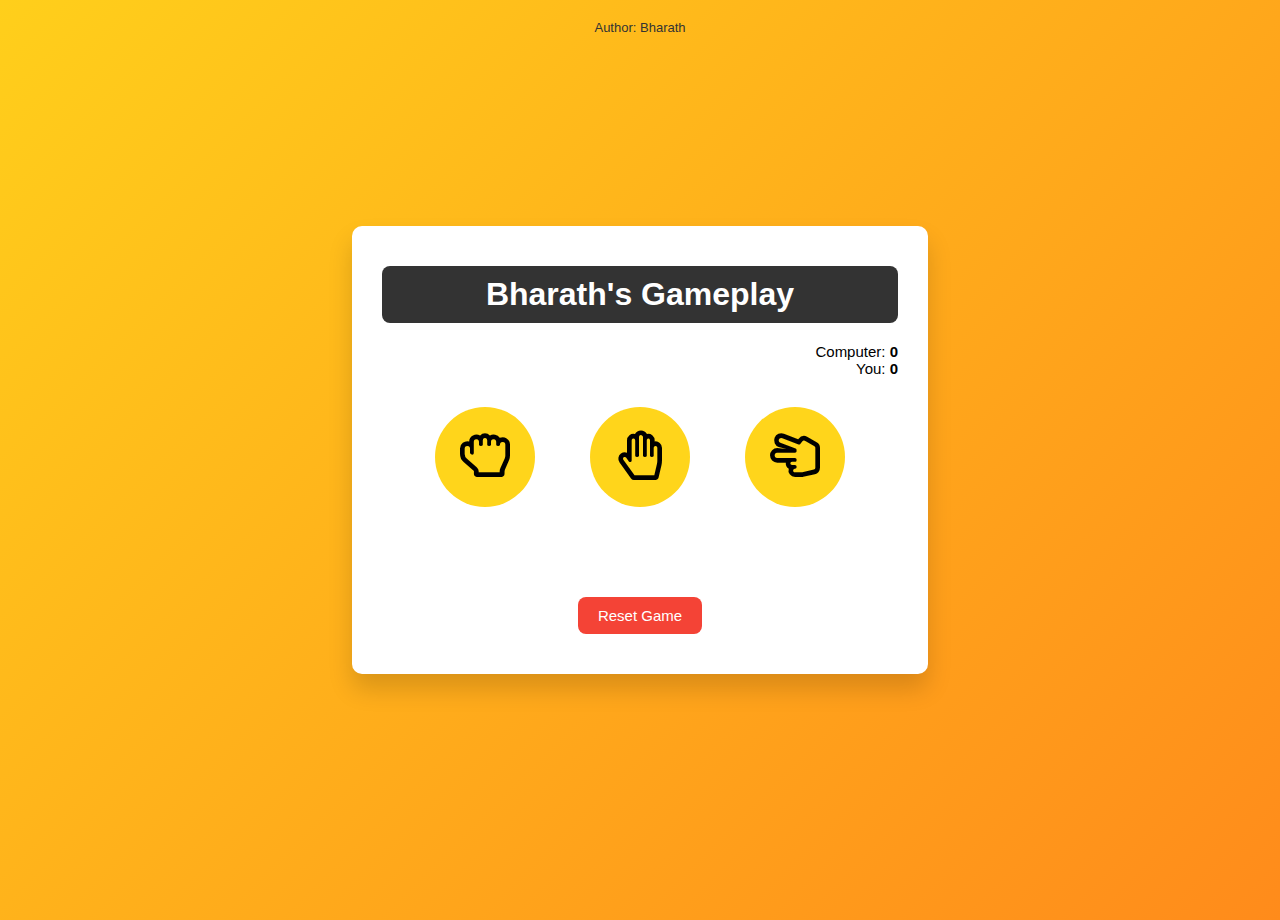
<file: Basic_Projects/RockPaperScissors/index.html>
<!DOCTYPE html>
<html lang="en">
<head>
    <meta charset="UTF-8">
    <title>Rock Paper Scissor Game</title>

    <!-- FontAwesome Icons -->
    <link rel="stylesheet" href="https://cdnjs.cloudflare.com/ajax/libs/font-awesome/5.15.4/css/all.min.css">

    <style>
        *,
        *::before,
        *::after {
            padding: 0;
            margin: 0;
            box-sizing: border-box;
        }

        body {
            height: 100vh;
            background: linear-gradient(135deg, #ffcf1b, #ff8b1b);
            font-family: 'Poppins', sans-serif;
        }

        .container {
            width: 45%;
            min-width: 500px;
            background-color: #ffffff;
            padding: 40px 30px;
            position: absolute;
            transform: translate(-50%, -50%);
            top: 50%;
            left: 50%;
            border-radius: 10px;
            box-shadow: 0 15px 25px rgba(0, 0, 0, 0.15);
        }

        h1 {
            text-align: center;
            margin-bottom: 20px;
            padding: 10px;
            background-color: #333;
            color: white;
            border-radius: 8px;
        }

        .scores {
            margin-bottom: 30px;
            text-align: right;
            font-weight: 400;
            font-size: 15px;
        }

        .scores span {
            font-weight: 600;
        }

        .weapons {
            width: 90%;
            margin: auto;
            display: flex;
            justify-content: space-around;
        }

        .weapons button {
            background-color: #ffd51b;
            color: #000000;
            border: none;
            font-size: 50px;
            height: 100px;
            width: 100px;
            border-radius: 50%;
            outline: none;
            cursor: pointer;
        }

        .details {
            margin-top: 30px;
            text-align: center;
            font-size: 15px;
            font-weight: 400;
        }

        #result {
            width: 180px;
            padding: 10px 0;
            margin: 30px auto;
            font-weight: 600;
            letter-spacing: 0.5px;
        }

        .reset-container {
            text-align: center;
            margin-top: 10px;
        }

        .reset-btn {
            margin-top: 10px;
            padding: 10px 20px;
            font-size: 15px;
            background-color: #f44336;
            color: white;
            border: none;
            border-radius: 8px;
            cursor: pointer;
        }

        footer {
            text-align: center;
            margin-top: 20px;
            font-size: 13px;
            color: #333;
        }
    </style>
</head>
<body>
    <div class="container">
        <h1>Bharath's Gameplay</h1>

        <div class="scores">
            <p>Computer: <span id="computer_score">0</span></p>
            <p>You: <span id="user_score">0</span></p>
        </div>

        <div class="weapons">
            <button onclick="checker('rock')" id="rock_btn">
                <i class="far fa-hand-rock"></i>
            </button>
            <button onclick="checker('paper')" id="paper_btn">
                <i class="far fa-hand-paper"></i>
            </button>
            <button onclick="checker('scissor')" id="scissor_btn">
                <i class="far fa-hand-scissors"></i>
            </button>
        </div>

        <div class="details">
            <p id="user_choice"></p>
            <p id="comp_choice"></p>
            <p id="result"></p>
        </div>

        <div class="reset-container">
            <button class="reset-btn" onclick="resetGame()">Reset Game</button>
        </div>
    </div>

    <footer>Author: Bharath</footer>

    <script>
        let [computer_score, user_score, rounds] = [0, 0, 0];
        const result_ref = document.getElementById("result");

        const choices_object = {
            'rock': { 'rock': 'draw', 'scissor': 'win', 'paper': 'lose' },
            'scissor': { 'rock': 'lose', 'scissor': 'draw', 'paper': 'win' },
            'paper': { 'rock': 'win', 'scissor': 'lose', 'paper': 'draw' }
        };

        function checker(input) {
            if (rounds >= 3) return; // Stop after 3 rounds

            const choices = ["rock", "paper", "scissor"];
            const num = Math.floor(Math.random() * 3);
            const computer_choice = choices[num];

            document.getElementById("comp_choice").innerHTML =
                `Computer chose <span>${computer_choice.toUpperCase()}</span>`;
            document.getElementById("user_choice").innerHTML =
                `You chose <span>${input.toUpperCase()}</span>`;

            switch (choices_object[input][computer_choice]) {
                case 'win':
                    result_ref.style.cssText = "background-color: #cefdce; color: #689f38";
                    result_ref.innerHTML = "YOU WIN";
                    user_score++;
                    break;
                case 'lose':
                    result_ref.style.cssText = "background-color: #ffdde0; color: #d32f2f";
                    result_ref.innerHTML = "YOU LOSE";
                    computer_score++;
                    break;
                default:
                    result_ref.style.cssText = "background-color: #e5e5e5; color: #808080";
                    result_ref.innerHTML = "DRAW";
                    break;
            }

            rounds++;
            document.getElementById("computer_score").innerHTML = computer_score;
            document.getElementById("user_score").innerHTML = user_score;

            if (rounds === 3) {
                declareFinalResult();
            }
        }

        function declareFinalResult() {
            if (user_score > computer_score) {
                result_ref.innerHTML = "🎉 You Won Best of 3!";
                result_ref.style.cssText = "background-color: #cefdce; color: #689f38";
            } else if (user_score < computer_score) {
                result_ref.innerHTML = "💔 You Lost Best of 3!";
                result_ref.style.cssText = "background-color: #ffdde0; color: #d32f2f";
            } else {
                result_ref.innerHTML = "🤝 It's a Tie!";
                result_ref.style.cssText = "background-color: #e5e5e5; color: #808080";
            }
            disableButtons();
        }

        function disableButtons() {
            document.getElementById("rock_btn").disabled = true;
            document.getElementById("paper_btn").disabled = true;
            document.getElementById("scissor_btn").disabled = true;
        }

        function enableButtons() {
            document.getElementById("rock_btn").disabled = false;
            document.getElementById("paper_btn").disabled = false;
            document.getElementById("scissor_btn").disabled = false;
        }

        function resetGame() {
            [computer_score, user_score, rounds] = [0, 0, 0];
            document.getElementById("computer_score").innerHTML = "0";
            document.getElementById("user_score").innerHTML = "0";
            document.getElementById("user_choice").innerHTML = "";
            document.getElementById("comp_choice").innerHTML = "";
            result_ref.innerHTML = "";
            result_ref.style.cssText = "";
            enableButtons();
        }
    </script>
</body>
</html>
</file>
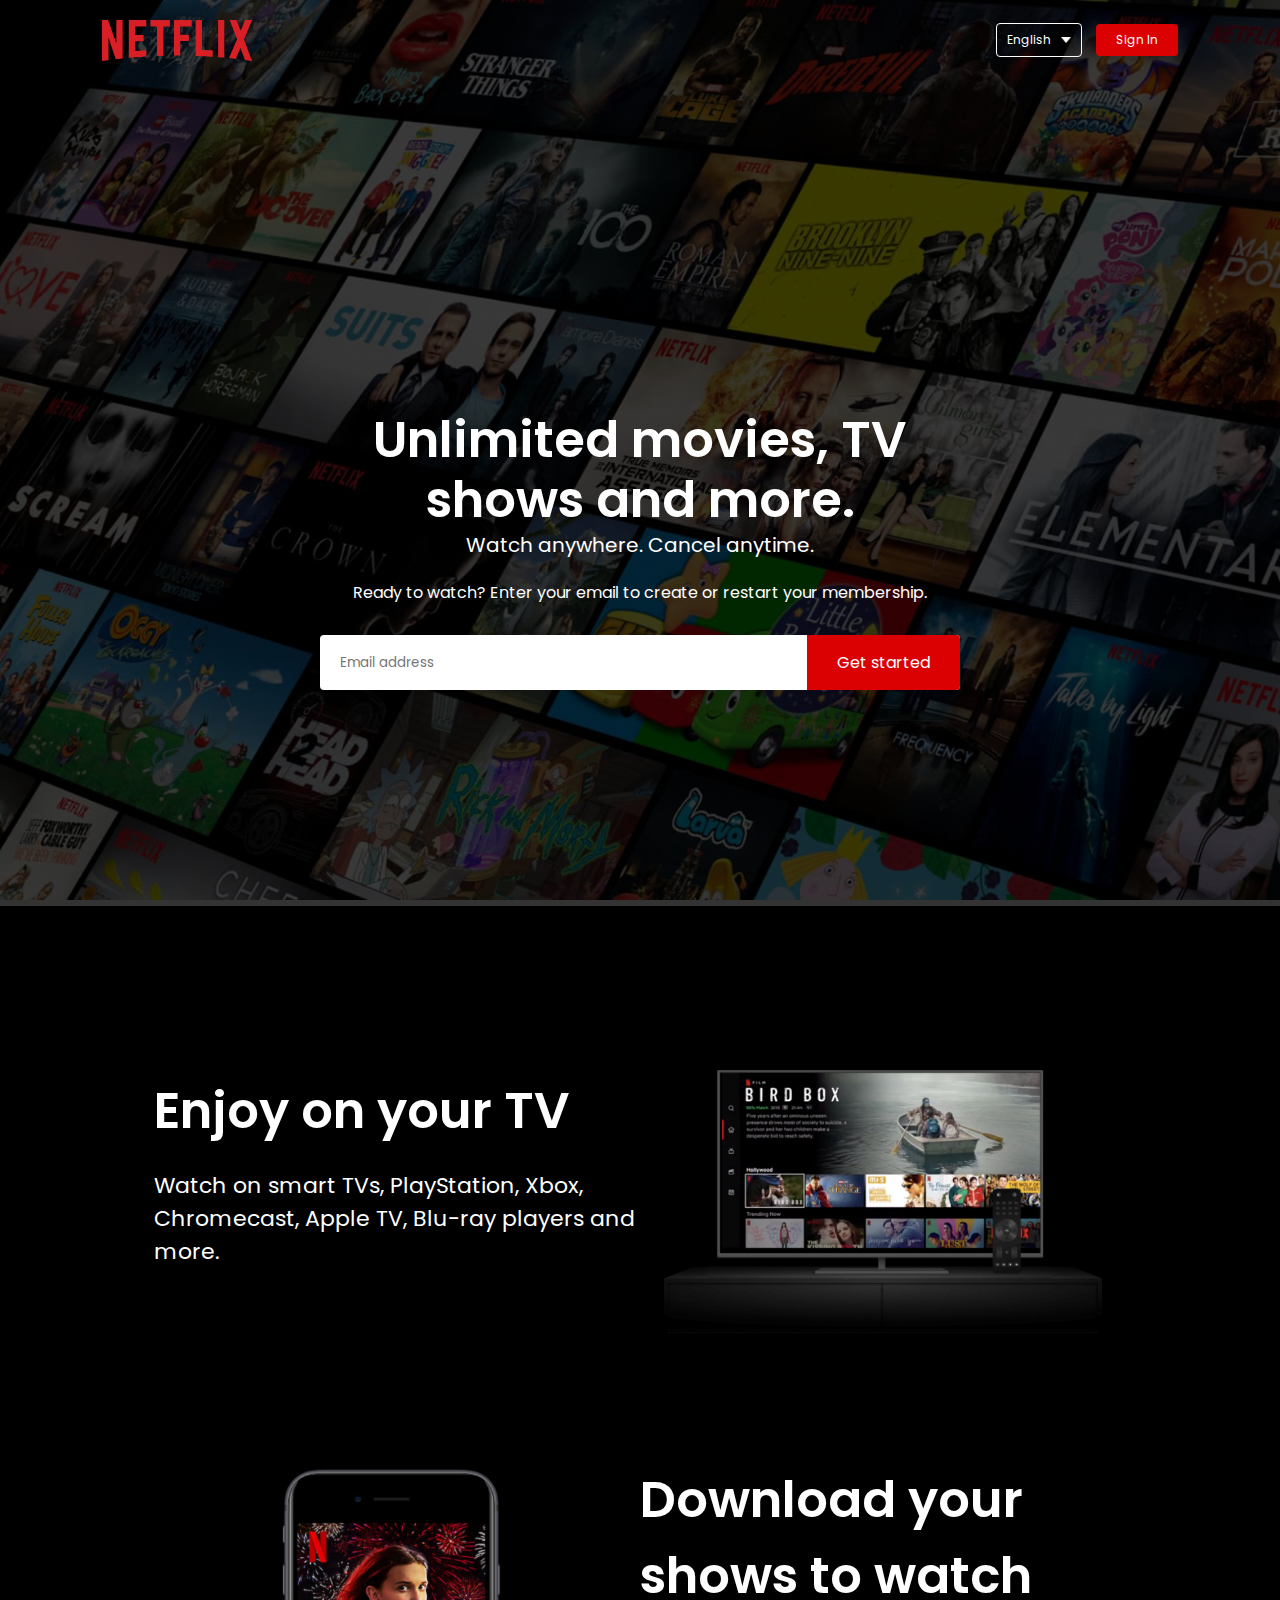
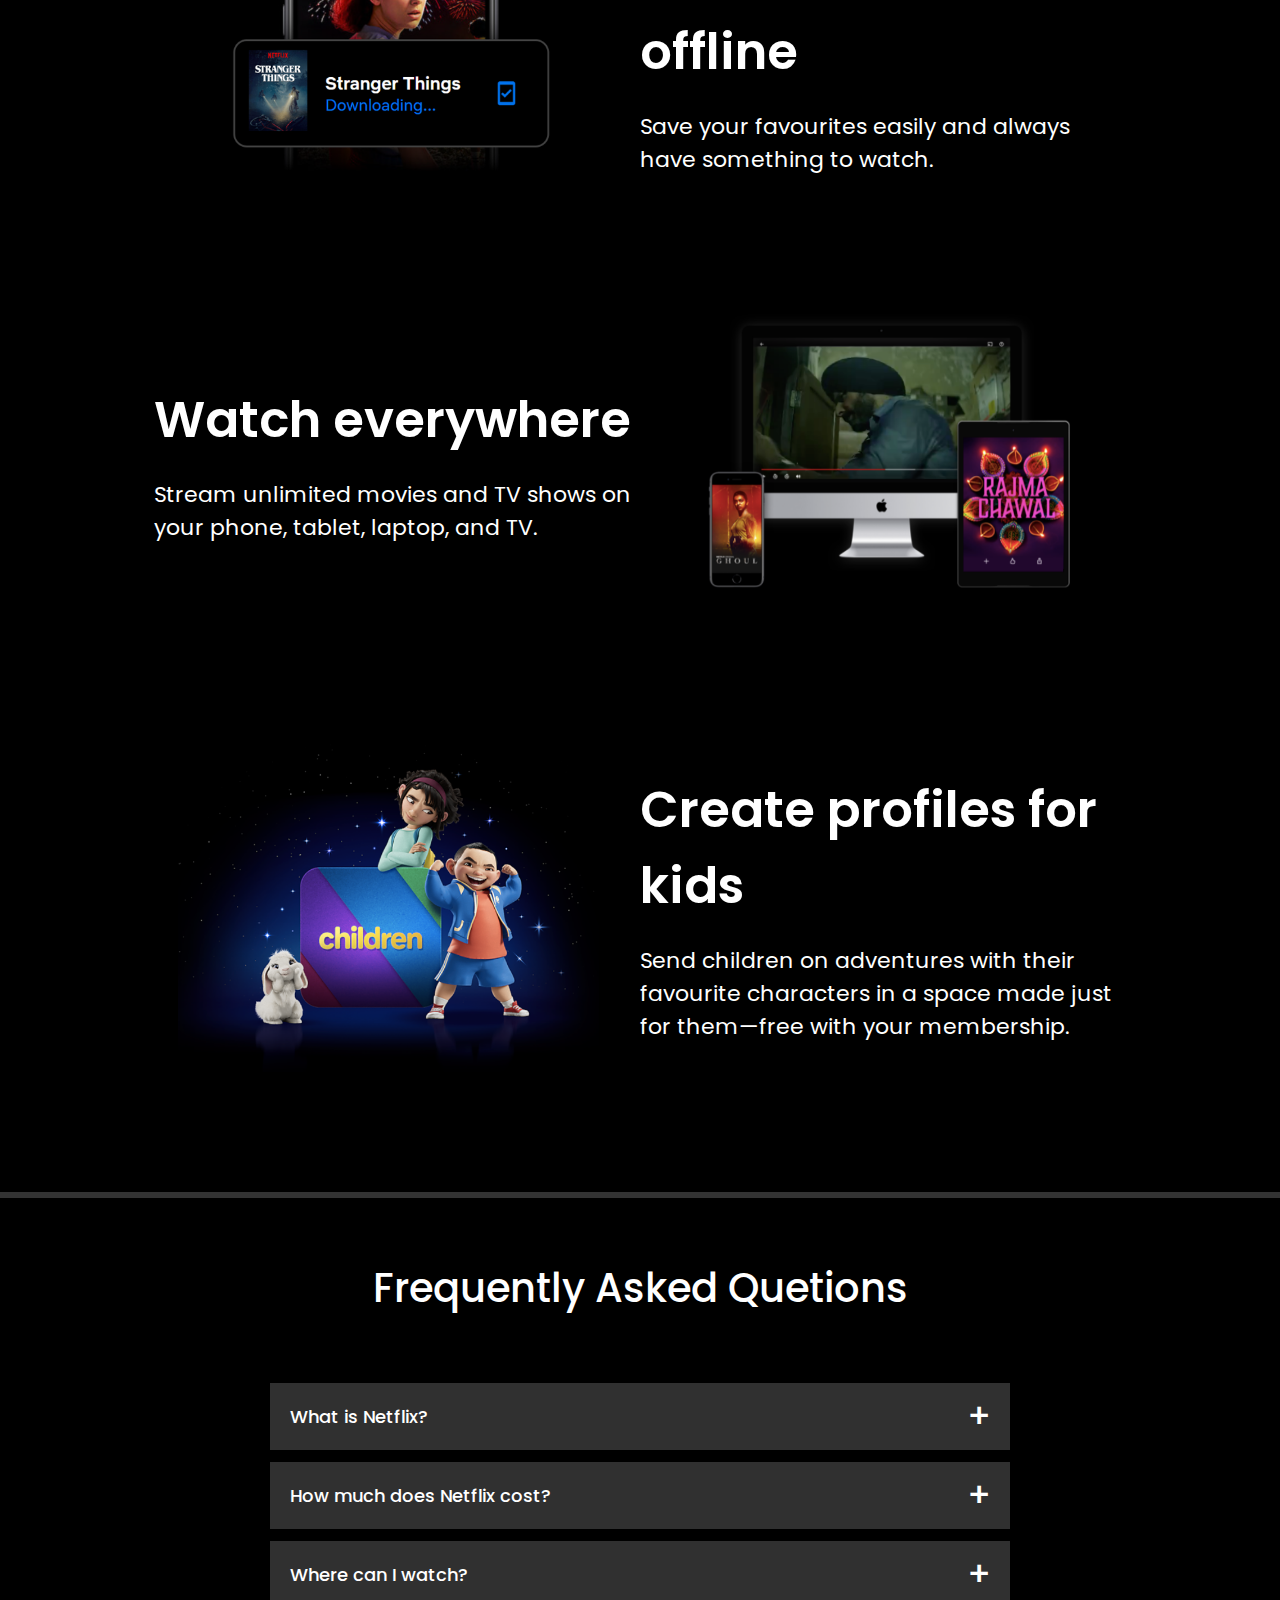
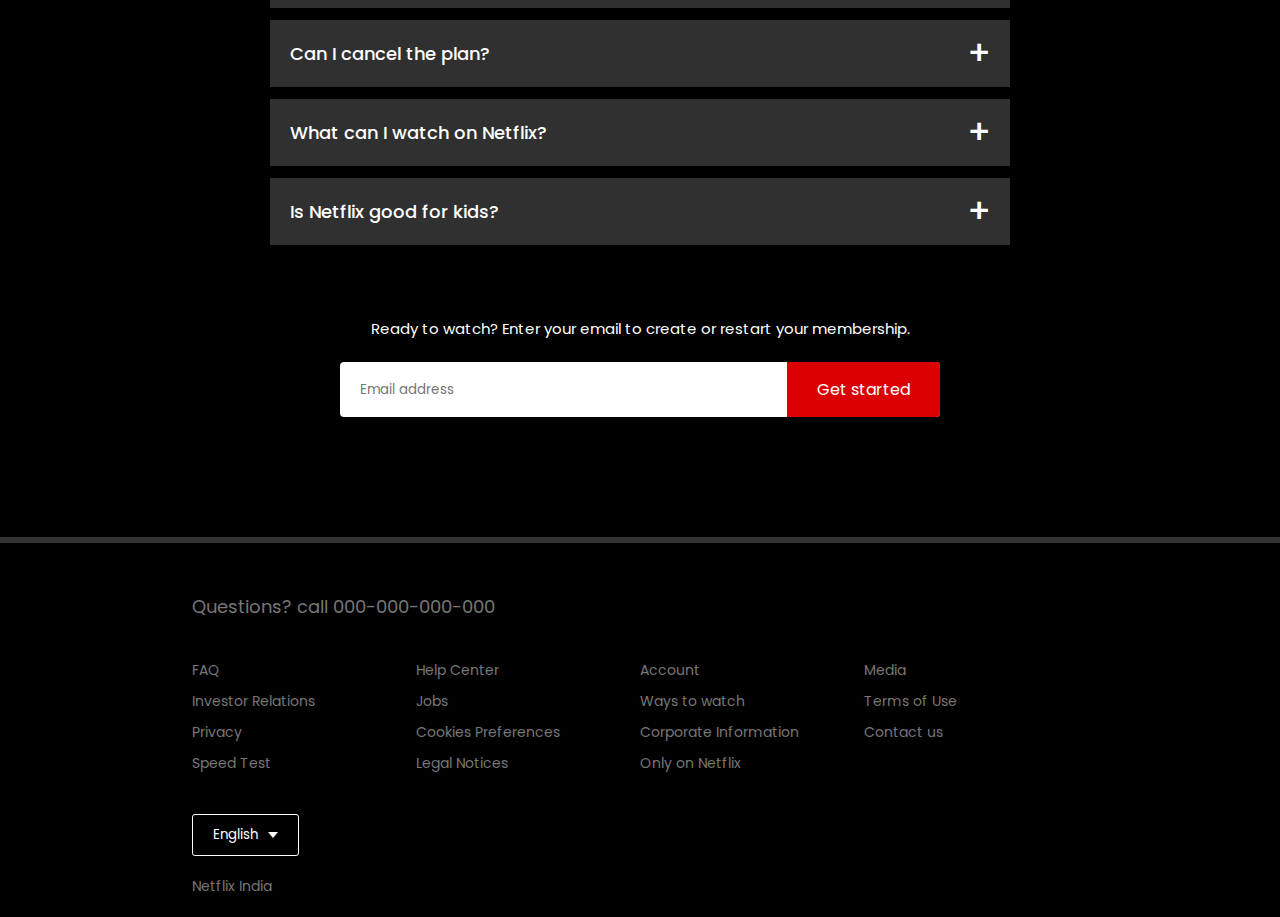
<file: Landing_pages/Netflix/index.html>
<!DOCTYPE html>
<html>
<head>
     <meta name="viewport" content="width=device-width, initial-scale=1.0">
     <title>Netflix like home page</title>
     <link rel="stylesheet" href="style.css">
    </head>
    <body>
     <div class="header">
        <nav>
            <img src="logo.png" class="logo">
            <div>
                <button class="language-btn">English<img src="down-icon.png"></button>
                <button>Sign In</button>
            </div>
        </nav>
    <div class="header-content">
        <h1>Unlimited movies, TV shows and more.</h1>
        <h3>Watch anywhere. Cancel anytime.</h3>
        <p>Ready to watch? Enter your email to create or restart your membership.</p>
        <form class="email-signup">
            <input type="email" placeholder="Email address" required>
            <button type="submit">Get started</button>
        </form>
    </div>
     </div>



     <div class="features">

        <div class="row">
            <div class="text-col">
                <h2>Enjoy on your TV</h2>
                <p>Watch on smart TVs, PlayStation, Xbox, Chromecast, Apple TV, Blu-ray players and more.</p>

            </div>
            <div class="img-col">
                <img src="feature-1.png">
            </div>
        </div>
    

<!-------------2nd----------->

        <div class="row">

        
        <div class="img-col">
            <img src="feature-2.png">
        </div>
    
            <div class="text-col">
                <h2>Download your shows to watch offline</h2>
                <p>Save your favourites easily and always have something to watch.</p>

            
        </div>
    </div>
        
        
<!-------------3rd---------->



        <div class="row">
            <div class="text-col">
                <h2>Watch everywhere</h2>
                <p>Stream unlimited movies and TV shows on your phone, tablet, laptop, and TV.</p>

            </div>
            <div class="img-col">
                <img src="feature-3.png">
            </div>
        </div>

<!-------------4h------------>        




        <div class="row">

            <div class="img-col">
                <img src="feature-4.png">
            </div>
            <div class="text-col">
                <h2>Create profiles for kids</h2>
                <p>Send children on adventures with their favourite characters in a space made just for them—free with your membership.</p>

    </div>
     </div>


     </div>



<div class="faq">
    <h2>Frequently Asked Quetions</h2>
    <ul class="accordian">
        <li>
            
            <input type="checkbox" name="accordian" id="first">
            <label for="first">What is Netflix?</label>
            <div class="content">
                <p>Netflix is a streaming service that offers a wide variety of award-winning TV shows, movies, anime, documentaries and more on thousands of internet-connected devices
                
                </p><p>You can watch as much as you want, whenever you want, without a single ad – all for one low monthly price. There's always something new to discover, and new TV shows and movies are added every week!
                    </p>
            </div>
        </li>

        <li>
            
            <input type="checkbox" name="accordian" id="second">
            <label for="second">How much does Netflix cost?</label>
            <div class="content">
                <p>You can watch Netflix on your smartphone, tablet, TV , laptop and  other devices with a fixed plan.</p>
                <p>  The plan ranges from ₹149 to ₹649 per month. No extra charges or contracts.
                </p>
            </div>
        </li>

        <li>
            
            <input type="checkbox" name="accordian" id="third">
            <label for="third">Where can I watch?</label>
            <div class="content">
                <p>Watch anywhere, anytime. You can login to Netflix.com with your account and watch Netflix on any devices such as smartphone, tablets, TVs and other devices based on your plan! 
                </p>
            </div>
        </li>

        <li>
            
            <input type="checkbox" name="accordian" id="fourth">
            <label for="fourth">Can I cancel the plan?</label>
            <div class="content">
                <p>
                    Netflix is flexible. There are no annoying contracts and no commitments. You can easily cancel your account online in two clicks. There are no cancellation fees – start or stop your account anytime.
                </p>
            </div>
        </li>

        <li>
            
            <input type="checkbox" name="accordian" id="fifth">
            <label for="fifth">What can I watch on Netflix?</label>
            <div class="content">
                <p>Netflix has a vast library of movies, TV shows, anime, documentaries, web series, and award winning Netflix Originals. Watch as much as you want.
                </p>
            </div>
        </li>

        <li>
            
            <input type="checkbox" name="accordian" id="sixth">
            <label for="sixth">Is Netflix good for kids?</label>
            <div class="content">
                <p>The Netflix Kids experience is included in your membership to give parents control while kids enjoy family-friendly TV shows and films in their own space.

                    Kids profiles come with PIN-protected parental controls that let you restrict the maturity rating of content kids can watch and block specific titles you don’t want kids to see.
                </p>
            </div>
        </li>
    </ul>
    <small>Ready to watch? Enter your email to create or restart your membership.</small>
    <form class="email-signup">
        <input type="email" placeholder="Email address" required>
        <button type="submit">Get started</button>
    </form>

</div>
<div class="footer">
    <h2>Questions? call 000-000-000-000</h2>

    <div class="row">
        <div class="col">
            <a href="#">FAQ</a>
            <a href="#">Investor Relations</a>
            <a href="#">Privacy</a>
            <a href="#">Speed Test</a>
        </div>
        <div class="col">
            <a href="#">Help Center</a>
            <a href="#">Jobs</a>
            <a href="#">Cookies Preferences</a>
            <a href="#">Legal Notices</a>
        </div>
        <div class="col">
            <a href="#">Account</a>
            <a href="#">Ways to watch</a>
            <a href="#">Corporate Information</a>
            <a href="#">Only on Netflix</a>
        </div>
        <div class="col">
            <a href="#">Media</a>
            <a href="#">Terms of Use</a>
            <a href="#">Contact us</a>
           
        </div>
    </div>
    <button class="language-btn">English<img src="down-icon.png"></button>
    <p class="copyright-txt">Netflix India</p>
</div>


    </body>

</html>
</file>
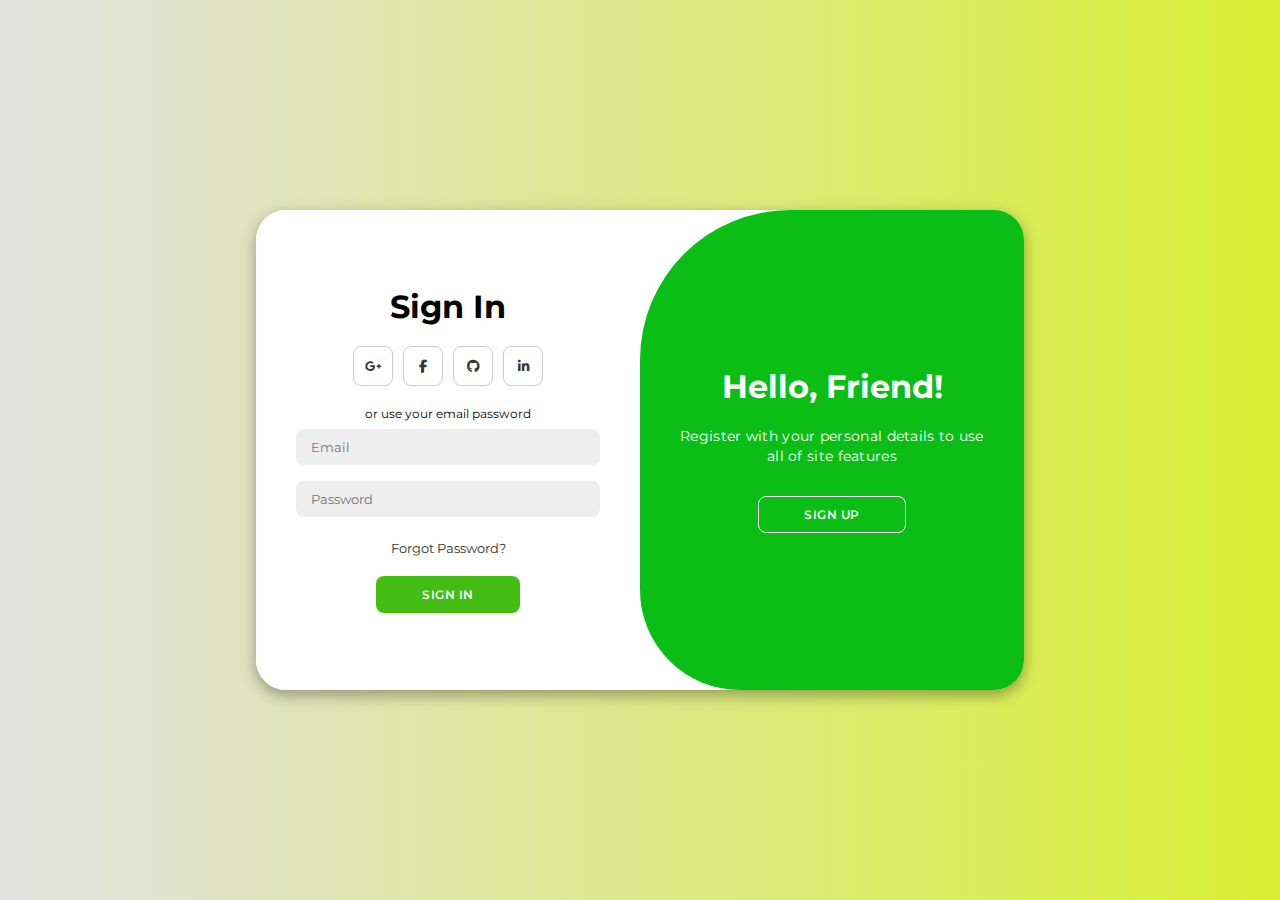
<file: Login_Pages/Design1/index.html>
<!DOCTYPE html>
<html lang="en">

<head>
    <meta charset="UTF-8">
    <meta name="viewport" content="width=device-width, initial-scale=1.0">
    <link rel="stylesheet" href="https://cdnjs.cloudflare.com/ajax/libs/font-awesome/6.4.2/css/all.min.css">
    <link rel="stylesheet" href="style.css">
    <title>Modern Login Page | AsmrProg</title>
</head>

<body>

    <div class="container" id="container">
        <div class="form-container sign-up">
            <form>
                <h1>Create Account</h1>
                <div class="social-icons">
                    <a href="#" class="icon"><i class="fa-brands fa-google-plus-g"></i></a>
                    <a href="#" class="icon"><i class="fa-brands fa-facebook-f"></i></a>
                    <a href="#" class="icon"><i class="fa-brands fa-github"></i></a>
                    <a href="#" class="icon"><i class="fa-brands fa-linkedin-in"></i></a>
                </div>
                <span>or use your email for registeration</span>
                <input type="text" placeholder="Name">
                <input type="email" placeholder="Email">
                <input type="password" placeholder="Password">
                <button>Sign Up</button>
            </form>
        </div>
        <div class="form-container sign-in">
            <form>
                <h1>Sign In</h1>
                <div class="social-icons">
                    <a href="#" class="icon"><i class="fa-brands fa-google-plus-g"></i></a>
                    <a href="#" class="icon"><i class="fa-brands fa-facebook-f"></i></a>
                    <a href="#" class="icon"><i class="fa-brands fa-github"></i></a>
                    <a href="#" class="icon"><i class="fa-brands fa-linkedin-in"></i></a>
                </div>
                <span>or use your email password</span>
                <input type="email" placeholder="Email">
                <input type="password" placeholder="Password">
                <a href="#">Forgot Password?</a>
                <button>Sign In</button>
            </form>
        </div>
        <div class="toggle-container">
            <div class="toggle">
                <div class="toggle-panel toggle-left">
                    <h1>Welcome Back!</h1>
                    <p>Enter your personal details to use all of site features</p>
                    <button class="hidden" id="login">Sign In</button>
                </div>
                <div class="toggle-panel toggle-right">
                    <h1>Hello, Friend!</h1>
                    <p>Register with your personal details to use all of site features</p>
                    <button class="hidden" id="register">Sign Up</button>
                </div>
            </div>
        </div>
    </div>

    <script src="script.js"></script>
</body>

</html>
</file>
<file: Landing_pages/Netflix/style.css>
@import url("https://fonts.googleapis.com/css2?family=Poppins:wght@500;700;800&display=swap");


*{
    margin: 0;
    padding: 0;
    font-family: 'Poppins', sans-serif;
    box-sizing: border-box;
}
body{
    background: #000;
    color: #fff;
}
.header{
    width: 100%;
    height: 100vh;
    background-image: linear-gradient(rgba(0,0,0,0.7),rgba(0,0,0,0.7)),url(banner.png);
    background-size: cover;
    background-position: center;
    padding: 10px 8%;
    position: relative;
}
nav{
    display: flex;
    align-items: center;
    justify-content: space-between;
    padding: 10px 0;
}
.logo{
    width: 150px;
    cursor: pointer;
}
nav button{
    border: 0;
    outline: 0;
    background: #db0001;
    color: #fff;
    padding: 7px 20px;
    font-size: 12px;
    border-radius: 4px;
    margin-left: 10px;
    cursor: pointer;
}

.language-btn{
    display: inline-flex;
    align-items: center;
    background: transparent;
    border: 1px solid #fff;
    padding: 7px 10px;
}
.language-btn img{
    width: 10px;
    margin-left: 10px;
}
.header-content{
    position: absolute;
    top: 50%;
    left: 50%;
    transform: translate(-50%,-50%);
    text-align: center;
    margin-top: 100px;
}
.header-content h1{
    font-size: 50px;
    line-height: 60px;
    font-weight: 600;
    max-width: 650px;
}
.header-content h3{
    font-size: 20px;
    font-weight: 400;
    margin-bottom: 20px;
}

.email-signup{
    background: #fff;
    border-radius: 4px;
    display: flex;
    align-items: center;
    margin-top: 30px;
    overflow: hidden;
}
.email-signup input{
    flex: 1;
    border: 0;
    outline: 0;
    margin-left: 20px;
}
.email-signup button{
    background: #db0001;
    border: 0;
    outline: 0;
    color: #fff;
    font-size: 16px;
    cursor: pointer;
    padding: 15px 30px;
}



/*------------------------features---------------------------------*/


.features{
    padding: 50px 15% 10px;
    border-top: 6px solid #333;
    padding: 50px 12%;
    font-size: 22px;

}
.row{
    display: flex;
    width: 100%;
    align-items: center;
    flex-wrap: wrap;
    padding: 50px 0;
}
.text-col{
    
    flex-basis: 50%;
    margin-bottom: 20px;
}
.img-col{
    flex-basis: 50%;
    margin-bottom: 20px;
}
.img-col img{
   
    display: block;
    width: 90%;
    margin: auto;
}
.features h2{
   
    font-size: 50px;
    font-weight: 600;
    margin-bottom: 20px;
}


/*-------------------------------faq--------------------------*/

.faq{
    padding: 50px 15% 10px;
    border-top: 6px solid #333;
    padding: 60px 15%;
    text-align: center;
    font-size: 20px;
}
.faq h2{
    font-weight: 500;
    font-size: 40px;
}
.accordian{
    margin: 60px auto;
    width: 100%;
    max-width: 750px;
}
.accordian li{
    list-style: none;
    width: 100%;
    padding: 5px;
}
.accordian li label{
    display: flex;
    align-items: center;
    padding: 20px;
    font-size: 18px;
    font-weight: 500;
    background: #303030;
    margin-bottom: 2px;
    cursor: pointer;
    position: relative;
}
label::after{
    content: '+';
    font-size: 34px;
    position: absolute;
    right: 20px;
    transition: transform 0.5s;

}
input[type="checkbox"]{
    display: none;
}
.accordian .content{
    background: #303030;
    text-align: left;
    padding: 0 20px;
    max-height: 0;
    overflow: hidden;
    transition: max-height 0.5s, padding 0.5s;
}
.accordian input[type="checkbox"]:checked + label + .content{
    max-height: 600px;
    padding: 30px 20px;
}
.accordian input[type="checkbox"]:checked + label::after{
    transform: rotate(135deg);
}
.faq .email-signup{
    max-width: 600px;
    margin: 20px auto 60px;
}
.faq small{
    font-size: 15px;
}

/*------------------------footer-----------------*/

.footer{
    padding: 50px 15% 10px;
    border-top: 6px solid #333;
    color: #777;
}
.footer h2{
    font-size: 18px;
    font-weight: 400;
    margin-bottom: 30px;
}
.footer .col{
    flex-basis: 25%;
    flex-grow: 1;
    margin-bottom: 20px;
}
.footer .col a{
    display: block;
    text-decoration: none;
    color: #777;
    font-size: 14px;
    margin-bottom: 10px;
}
.footer .row{
    align-items: flex-start;
    padding: 10px 0;
}
.footer .language-btn{
    color: #fff;
    padding: 10px 20px;
    border-radius: 3px;
}
.copyright-txt{
    font-size: 14px;
    margin-top: 20px;
    margin-bottom: 10px;
}

/*-------------------media-queries-for-small-screen--------------------*/

@media only screen and (max-width: 600px){
    .logo{
        width: 100px;
    }
    nav button{
        padding: 5px 10px;
    }
    nav .language-btn{
        padding: 3px 6px;
    }
    .header-content{
        position: unset;
        transform: none;
        padding-top: none;
        padding-top: 150px;
    }
    .header-content h1{
        font-size: 30px;
    }
    .email-signup button{
        font-size: 12px;
        padding: 10px 15px;
    }
    .text-col, .img-col{
        flex-basis: 100%;
    }
    .features h2{
        font-size: 30px;
    }
    .features p{
        font-size: 15px;
    }
    .row:nth-child(2), .row:nth-child(4){
    flex-direction: column-reverse;
    }
    .features .row{
        padding: 10px 0;
    }
    .faq h2{
        font-size: 20px;
    }
    .accordian .content{
        font-size: 14px;
    }
    .accordian li label{
        padding: 10px;
        font-size: 14px;
    }
    label::after{
        font-size: 22px;
    }
    .footer h2{
        font-size: 15px;
    }
    .footer .language-btn{
        font-size: 12px;
        padding: 8px 5px;
    }
    .copyright-txt{
        font-size: 10px;
    }

}
</file>
<file: Login_Pages/Design1/style.css>
@import url('https://fonts.googleapis.com/css2?family=Montserrat:wght@300;400;500;600;700&display=swap');

*{
    margin: 0;
    padding: 0;
    box-sizing: border-box;
    font-family: 'Montserrat', sans-serif;
}

body{
    background-color: #c9d6ff;
    background: linear-gradient(to right, #e2e2e2, #d7f033);
    display: flex;
    align-items: center;
    justify-content: center;
    flex-direction: column;
    height: 100vh;
}

.container{
    background-color: #fff;
    border-radius: 30px;
    box-shadow: 0 5px 15px rgba(0, 0, 0, 0.35);
    position: relative;
    overflow: hidden;
    width: 768px;
    max-width: 100%;
    min-height: 480px;
}

.container p{
    font-size: 14px;
    line-height: 20px;
    letter-spacing: 0.3px;
    margin: 20px 0;
}

.container span{
    font-size: 12px;
}

.container a{
    color: #333;
    font-size: 13px;
    text-decoration: none;
    margin: 15px 0 10px;
}

.container button{
    background-color: #43bc13;
    color: #fff;
    font-size: 12px;
    padding: 10px 45px;
    border: 1px solid transparent;
    border-radius: 8px;
    font-weight: 600;
    letter-spacing: 0.5px;
    text-transform: uppercase;
    margin-top: 10px;
    cursor: pointer;
}

.container button.hidden{
    background-color: transparent;
    border-color: #fff;
}

.container form{
    background-color: #fff;
    display: flex;
    align-items: center;
    justify-content: center;
    flex-direction: column;
    padding: 0 40px;
    height: 100%;
}

.container input{
    background-color: #eee;
    border: none;
    margin: 8px 0;
    padding: 10px 15px;
    font-size: 13px;
    border-radius: 8px;
    width: 100%;
    outline: none;
}

.form-container{
    position: absolute;
    top: 0;
    height: 100%;
    transition: all 0.6s ease-in-out;
}

.sign-in{
    left: 0;
    width: 50%;
    z-index: 2;
}

.container.active .sign-in{
    transform: translateX(100%);
}

.sign-up{
    left: 0;
    width: 50%;
    opacity: 0;
    z-index: 1;
}

.container.active .sign-up{
    transform: translateX(100%);
    opacity: 1;
    z-index: 5;
    animation: move 0.6s;
}

@keyframes move{
    0%, 49.99%{
        opacity: 0;
        z-index: 1;
    }
    50%, 100%{
        opacity: 1;
        z-index: 5;
    }
}

.social-icons{
    margin: 20px 0;
}

.social-icons a{
    border: 1px solid #ccc;
    border-radius: 20%;
    display: inline-flex;
    justify-content: center;
    align-items: center;
    margin: 0 3px;
    width: 40px;
    height: 40px;
}

.toggle-container{
    position: absolute;
    top: 0;
    left: 50%;
    width: 50%;
    height: 100%;
    overflow: hidden;
    transition: all 0.6s ease-in-out;
    border-radius: 150px 0 0 100px;
    z-index: 1000;
}

.container.active .toggle-container{
    transform: translateX(-100%);
    border-radius: 0 150px 100px 0;
}

.toggle{
    background-color: #43bc13;
    height: 100%;
    background: linear-gradient(to right, #0abe16, #0abe16);
    color: #fff;
    position: relative;
    left: -100%;
    height: 100%;
    width: 200%;
    transform: translateX(0);
    transition: all 0.6s ease-in-out;
}

.container.active .toggle{
    transform: translateX(50%);
}

.toggle-panel{
    position: absolute;
    width: 50%;
    height: 100%;
    display: flex;
    align-items: center;
    justify-content: center;
    flex-direction: column;
    padding: 0 30px;
    text-align: center;
    top: 0;
    transform: translateX(0);
    transition: all 0.6s ease-in-out;
}

.toggle-left{
    transform: translateX(-200%);
}

.container.active .toggle-left{
    transform: translateX(0);
}

.toggle-right{
    right: 0;
    transform: translateX(0);
}

.container.active .toggle-right{
    transform: translateX(200%);
}
</file>
